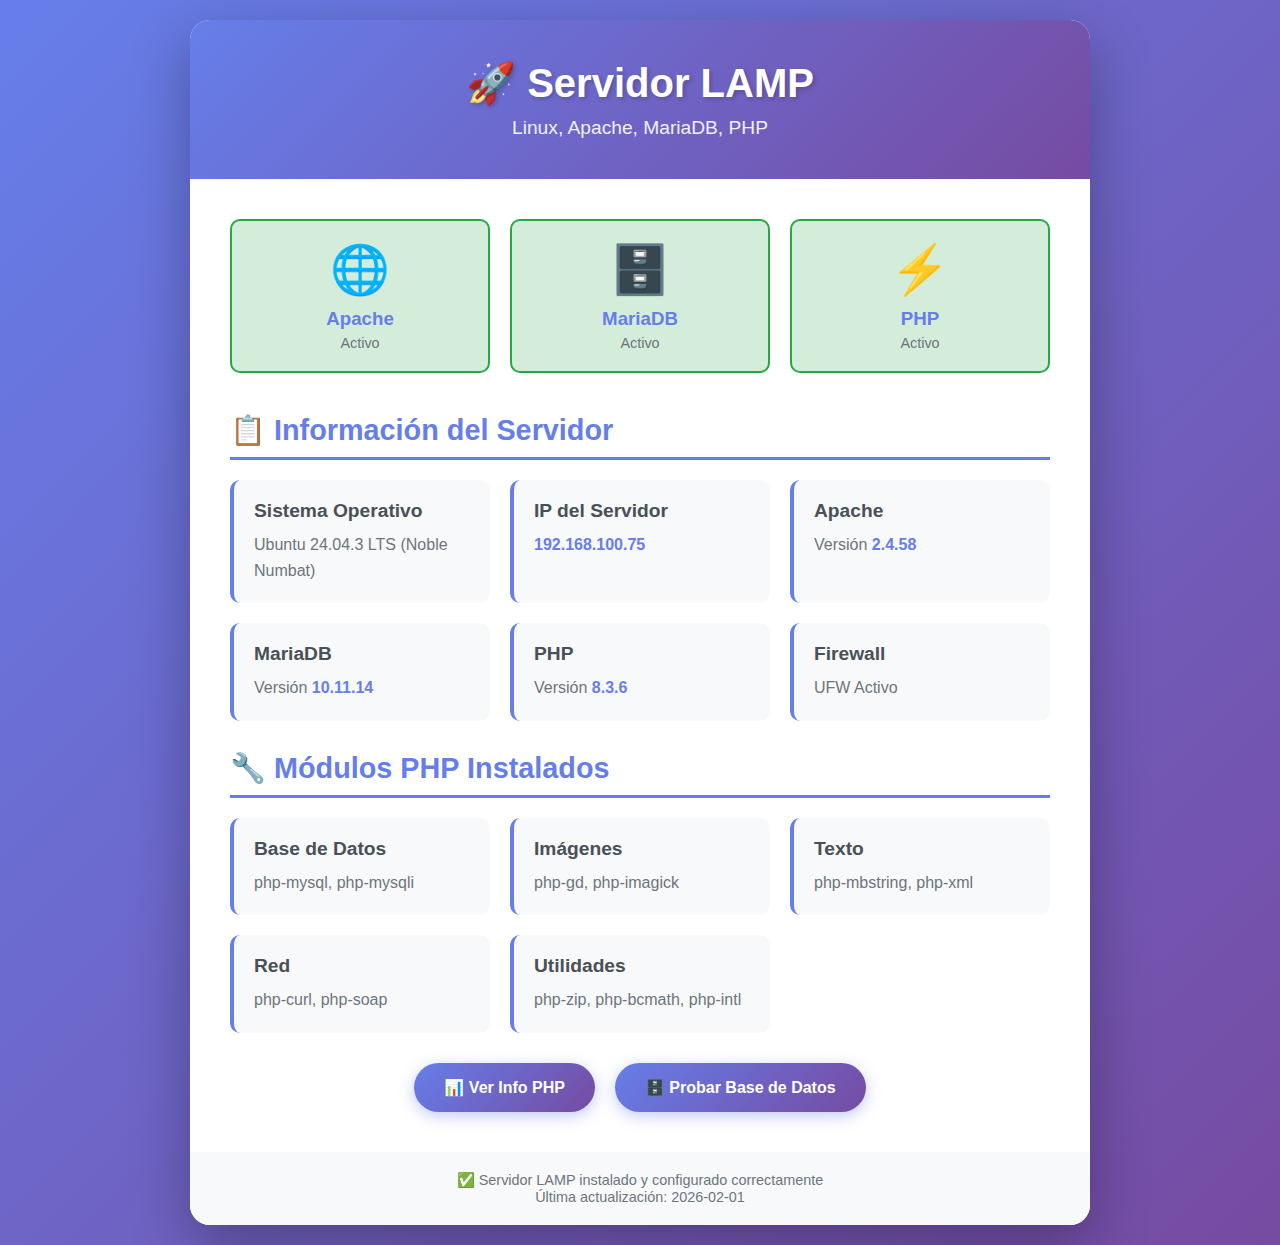
<file: index.html>
<!DOCTYPE html>
<html lang="es">
<head>
    <meta charset="UTF-8">
    <meta name="viewport" content="width=device-width, initial-scale=1.0">
    <title>Servidor LAMP - Bienvenido</title>
    <style>
        * {
            margin: 0;
            padding: 0;
            box-sizing: border-box;
        }

        body {
            font-family: 'Segoe UI', Tahoma, Geneva, Verdana, sans-serif;
            background: linear-gradient(135deg, #667eea 0%, #764ba2 100%);
            min-height: 100vh;
            display: flex;
            align-items: center;
            justify-content: center;
            padding: 20px;
        }

        .container {
            background: white;
            border-radius: 20px;
            box-shadow: 0 20px 60px rgba(0, 0, 0, 0.3);
            max-width: 900px;
            width: 100%;
            overflow: hidden;
        }

        .header {
            background: linear-gradient(135deg, #667eea 0%, #764ba2 100%);
            color: white;
            padding: 40px;
            text-align: center;
        }

        .header h1 {
            font-size: 2.5em;
            margin-bottom: 10px;
            text-shadow: 2px 2px 4px rgba(0, 0, 0, 0.2);
        }

        .header p {
            font-size: 1.2em;
            opacity: 0.9;
        }

        .content {
            padding: 40px;
        }

        .status {
            display: flex;
            justify-content: center;
            gap: 20px;
            margin-bottom: 40px;
            flex-wrap: wrap;
        }

        .status-item {
            background: #f8f9fa;
            border-radius: 10px;
            padding: 20px;
            text-align: center;
            flex: 1;
            min-width: 200px;
            border: 2px solid #e9ecef;
            transition: all 0.3s ease;
        }

        .status-item:hover {
            transform: translateY(-5px);
            box-shadow: 0 10px 20px rgba(0, 0, 0, 0.1);
        }

        .status-item .icon {
            font-size: 3em;
            margin-bottom: 10px;
        }

        .status-item h3 {
            color: #667eea;
            margin-bottom: 5px;
        }

        .status-item p {
            color: #6c757d;
            font-size: 0.9em;
        }

        .status-item.active {
            border-color: #28a745;
            background: #d4edda;
        }

        .status-item.active .icon {
            color: #28a745;
        }

        .info-section {
            margin-bottom: 30px;
        }

        .info-section h2 {
            color: #667eea;
            margin-bottom: 20px;
            font-size: 1.8em;
            border-bottom: 3px solid #667eea;
            padding-bottom: 10px;
        }

        .info-grid {
            display: grid;
            grid-template-columns: repeat(auto-fit, minmax(250px, 1fr));
            gap: 20px;
        }

        .info-card {
            background: #f8f9fa;
            border-radius: 10px;
            padding: 20px;
            border-left: 4px solid #667eea;
        }

        .info-card h3 {
            color: #495057;
            margin-bottom: 10px;
            font-size: 1.2em;
        }

        .info-card p {
            color: #6c757d;
            line-height: 1.6;
        }

        .info-card .version {
            font-weight: bold;
            color: #667eea;
        }

        .links {
            display: flex;
            justify-content: center;
            gap: 20px;
            margin-top: 30px;
            flex-wrap: wrap;
        }

        .links a {
            background: linear-gradient(135deg, #667eea 0%, #764ba2 100%);
            color: white;
            text-decoration: none;
            padding: 15px 30px;
            border-radius: 30px;
            font-weight: bold;
            transition: all 0.3s ease;
            box-shadow: 0 4px 15px rgba(102, 126, 234, 0.4);
        }

        .links a:hover {
            transform: translateY(-3px);
            box-shadow: 0 6px 20px rgba(102, 126, 234, 0.6);
        }

        .footer {
            background: #f8f9fa;
            padding: 20px;
            text-align: center;
            color: #6c757d;
            font-size: 0.9em;
        }

        @media (max-width: 768px) {
            .header h1 {
                font-size: 2em;
            }

            .content {
                padding: 20px;
            }

            .status {
                flex-direction: column;
            }

            .links {
                flex-direction: column;
                align-items: center;
            }
        }
    </style>
</head>
<body>
    <div class="container">
        <div class="header">
            <h1>🚀 Servidor LAMP</h1>
            <p>Linux, Apache, MariaDB, PHP</p>
        </div>

        <div class="content">
            <div class="status">
                <div class="status-item active">
                    <div class="icon">🌐</div>
                    <h3>Apache</h3>
                    <p>Activo</p>
                </div>
                <div class="status-item active">
                    <div class="icon">🗄️</div>
                    <h3>MariaDB</h3>
                    <p>Activo</p>
                </div>
                <div class="status-item active">
                    <div class="icon">⚡</div>
                    <h3>PHP</h3>
                    <p>Activo</p>
                </div>
            </div>

            <div class="info-section">
                <h2>📋 Información del Servidor</h2>
                <div class="info-grid">
                    <div class="info-card">
                        <h3>Sistema Operativo</h3>
                        <p>Ubuntu 24.04.3 LTS (Noble Numbat)</p>
                    </div>
                    <div class="info-card">
                        <h3>IP del Servidor</h3>
                        <p class="version">192.168.100.75</p>
                    </div>
                    <div class="info-card">
                        <h3>Apache</h3>
                        <p>Versión <span class="version">2.4.58</span></p>
                    </div>
                    <div class="info-card">
                        <h3>MariaDB</h3>
                        <p>Versión <span class="version">10.11.14</span></p>
                    </div>
                    <div class="info-card">
                        <h3>PHP</h3>
                        <p>Versión <span class="version">8.3.6</span></p>
                    </div>
                    <div class="info-card">
                        <h3>Firewall</h3>
                        <p>UFW Activo</p>
                    </div>
                </div>
            </div>

            <div class="info-section">
                <h2>🔧 Módulos PHP Instalados</h2>
                <div class="info-grid">
                    <div class="info-card">
                        <h3>Base de Datos</h3>
                        <p>php-mysql, php-mysqli</p>
                    </div>
                    <div class="info-card">
                        <h3>Imágenes</h3>
                        <p>php-gd, php-imagick</p>
                    </div>
                    <div class="info-card">
                        <h3>Texto</h3>
                        <p>php-mbstring, php-xml</p>
                    </div>
                    <div class="info-card">
                        <h3>Red</h3>
                        <p>php-curl, php-soap</p>
                    </div>
                    <div class="info-card">
                        <h3>Utilidades</h3>
                        <p>php-zip, php-bcmath, php-intl</p>
                    </div>
                </div>
            </div>

            <div class="links">
                <a href="/info.php">📊 Ver Info PHP</a>
                <a href="/db_test.php">🗄️ Probar Base de Datos</a>
            </div>
        </div>

        <div class="footer">
            <p>✅ Servidor LAMP instalado y configurado correctamente</p>
            <p>Última actualización: 2026-02-01</p>
        </div>
    </div>
</body>
</html>
</file>
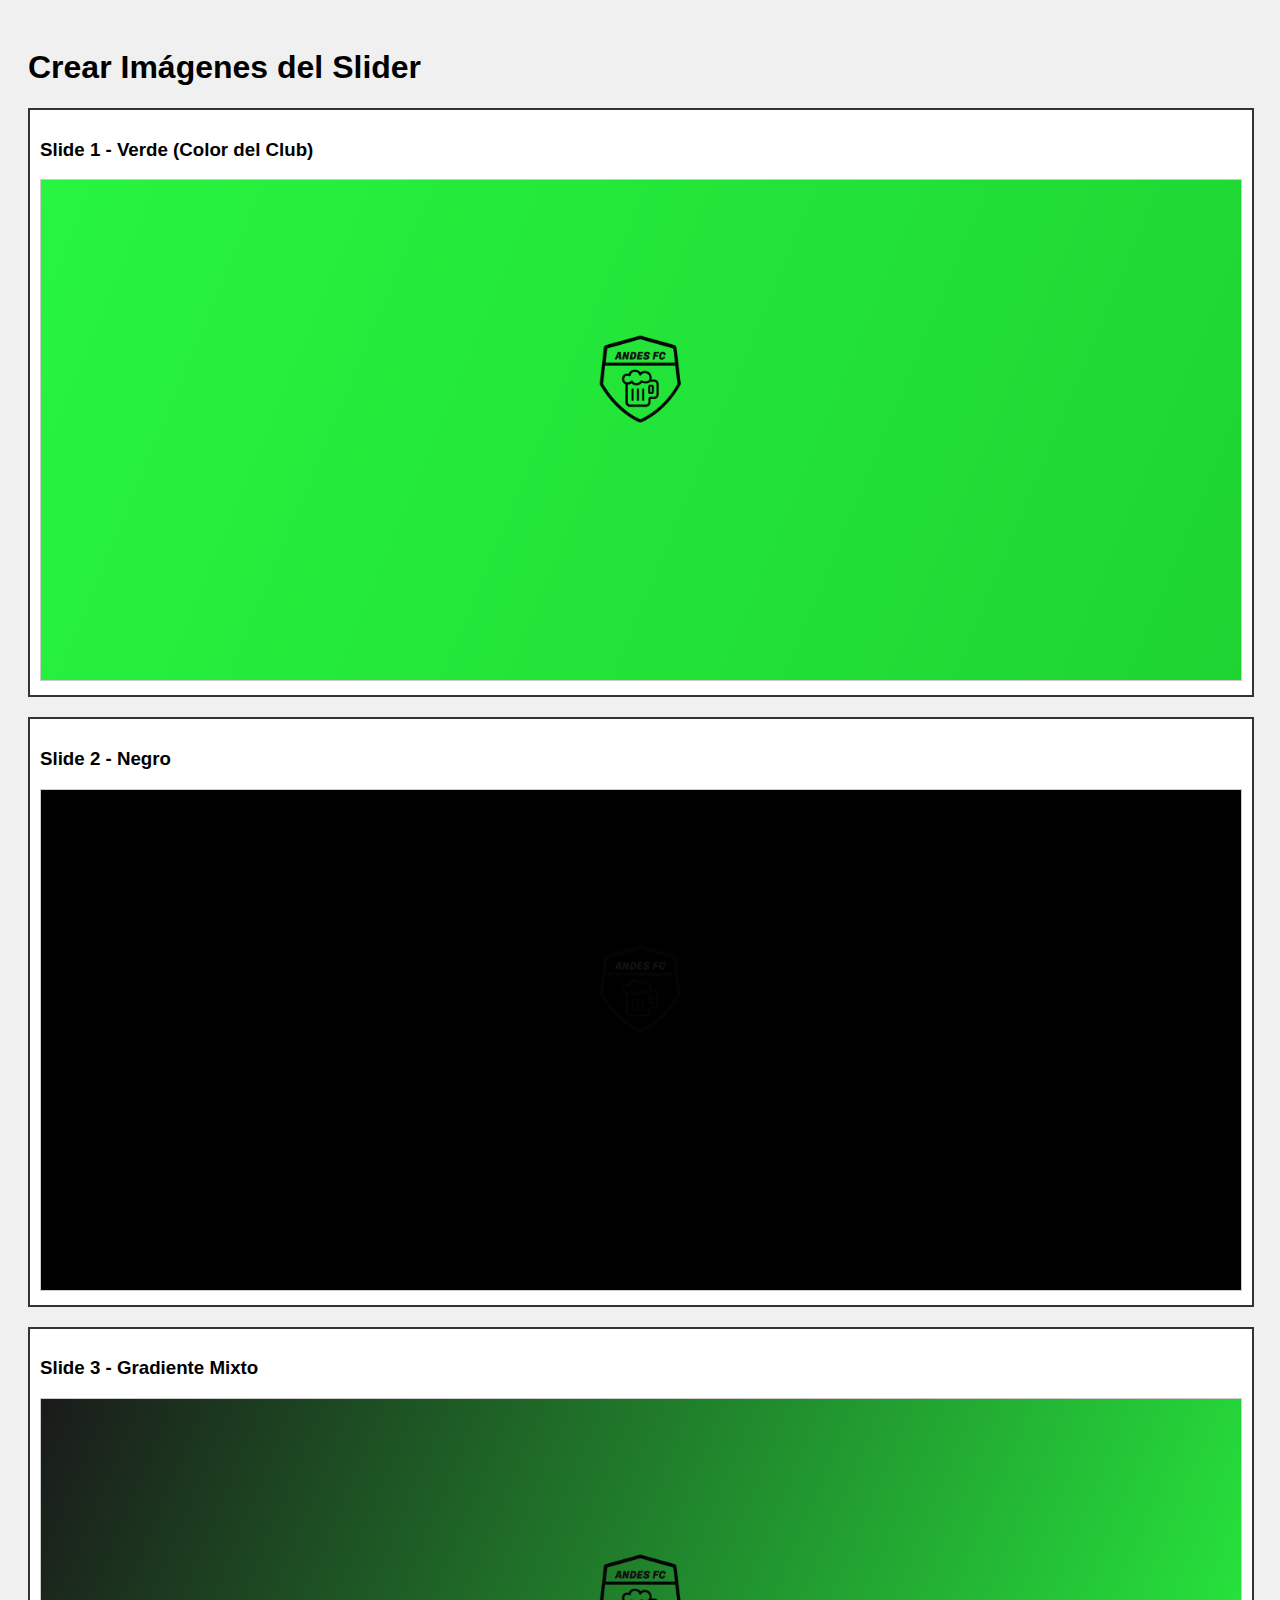
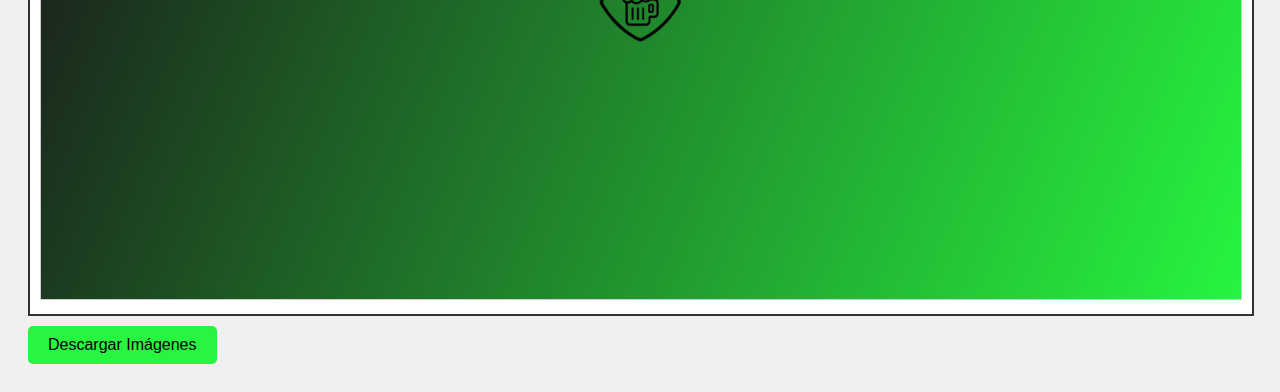
<file: create_slider_images.html>
<!DOCTYPE html>
<html>
<head>
    <title>Crear Imágenes del Slider</title>
    <style>
        body {
            font-family: Arial, sans-serif;
            padding: 20px;
            background: #f0f0f0;
        }
        .image-container {
            display: flex;
            gap: 20px;
            flex-wrap: wrap;
        }
        .image-box {
            border: 2px solid #333;
            padding: 10px;
            background: white;
        }
        canvas {
            border: 1px solid #ccc;
        }
        button {
            margin-top: 10px;
            padding: 10px 20px;
            background: #27F53F;
            color: black;
            border: none;
            border-radius: 5px;
            cursor: pointer;
            font-size: 16px;
        }
        button:hover {
            background: #1ed432;
        }
    </style>
</head>
<body>
    <h1>Crear Imágenes del Slider</h1>
    <div class="image-container">
        <div class="image-box">
            <h3>Slide 1 - Verde (Color del Club)</h3>
            <canvas id="canvas1" width="1200" height="500"></canvas>
        </div>
        <div class="image-box">
            <h3>Slide 2 - Negro</h3>
            <canvas id="canvas2" width="1200" height="500"></canvas>
        </div>
        <div class="image-box">
            <h3>Slide 3 - Gradiente Mixto</h3>
            <canvas id="canvas3" width="1200" height="500"></canvas>
        </div>
    </div>
    <button onclick="downloadImages()">Descargar Imágenes</button>

    <script>
        function createSlide1() {
            const canvas = document.getElementById('canvas1');
            const ctx = canvas.getContext('2d');
            
            // Gradiente verde
            const gradient = ctx.createLinearGradient(0, 0, 1200, 500);
            gradient.addColorStop(0, '#27F53F');
            gradient.addColorStop(1, '#1ed432');
            ctx.fillStyle = gradient;
            ctx.fillRect(0, 0, 1200, 500);
            
            // Agregar insignea del club
            const img = new Image();
            img.onload = function() {
                ctx.drawImage(img, 550, 150, 100, 100);
            };
            img.src = '/assets/images/insignea.png';
        }
        
        function createSlide2() {
            const canvas = document.getElementById('canvas2');
            const ctx = canvas.getContext('2d');
            
            // Fondo negro
            ctx.fillStyle = '#000000';
            ctx.fillRect(0, 0, 1200, 500);
            
            // Agregar insignea del club
            const img = new Image();
            img.onload = function() {
                ctx.drawImage(img, 550, 150, 100, 100);
            };
            img.src = '/assets/images/insignea.png';
        }
        
        function createSlide3() {
            const canvas = document.getElementById('canvas3');
            const ctx = canvas.getContext('2d');
            
            // Gradiente mixto
            const gradient = ctx.createLinearGradient(0, 0, 1200, 500);
            gradient.addColorStop(0, '#1a1a1a');
            gradient.addColorStop(1, '#27F53F');
            ctx.fillStyle = gradient;
            ctx.fillRect(0, 0, 1200, 500);
            
            // Agregar insignea del club
            const img = new Image();
            img.onload = function() {
                ctx.drawImage(img, 550, 150, 100, 100);
            };
            img.src = '/assets/images/insignea.png';
        }
        
        function downloadImages() {
            // Descargar slide 1
            const canvas1 = document.getElementById('canvas1');
            const link1 = document.createElement('a');
            link1.download = 'slide1.jpg';
            link1.href = canvas1.toDataURL('image/jpeg', 0.9);
            link1.click();
            
            // Descargar slide 2
            const canvas2 = document.getElementById('canvas2');
            const link2 = document.createElement('a');
            link2.download = 'slide2.jpg';
            link2.href = canvas2.toDataURL('image/jpeg', 0.9);
            link2.click();
            
            // Descargar slide 3
            const canvas3 = document.getElementById('canvas3');
            const link3 = document.createElement('a');
            link3.download = 'slide3.jpg';
            link3.href = canvas3.toDataURL('image/jpeg', 0.9);
            link3.click();
        }
        
        // Crear las imágenes al cargar
        window.onload = function() {
            createSlide1();
            createSlide2();
            createSlide3();
        };
    </script>
</body>
</html>
</file>
